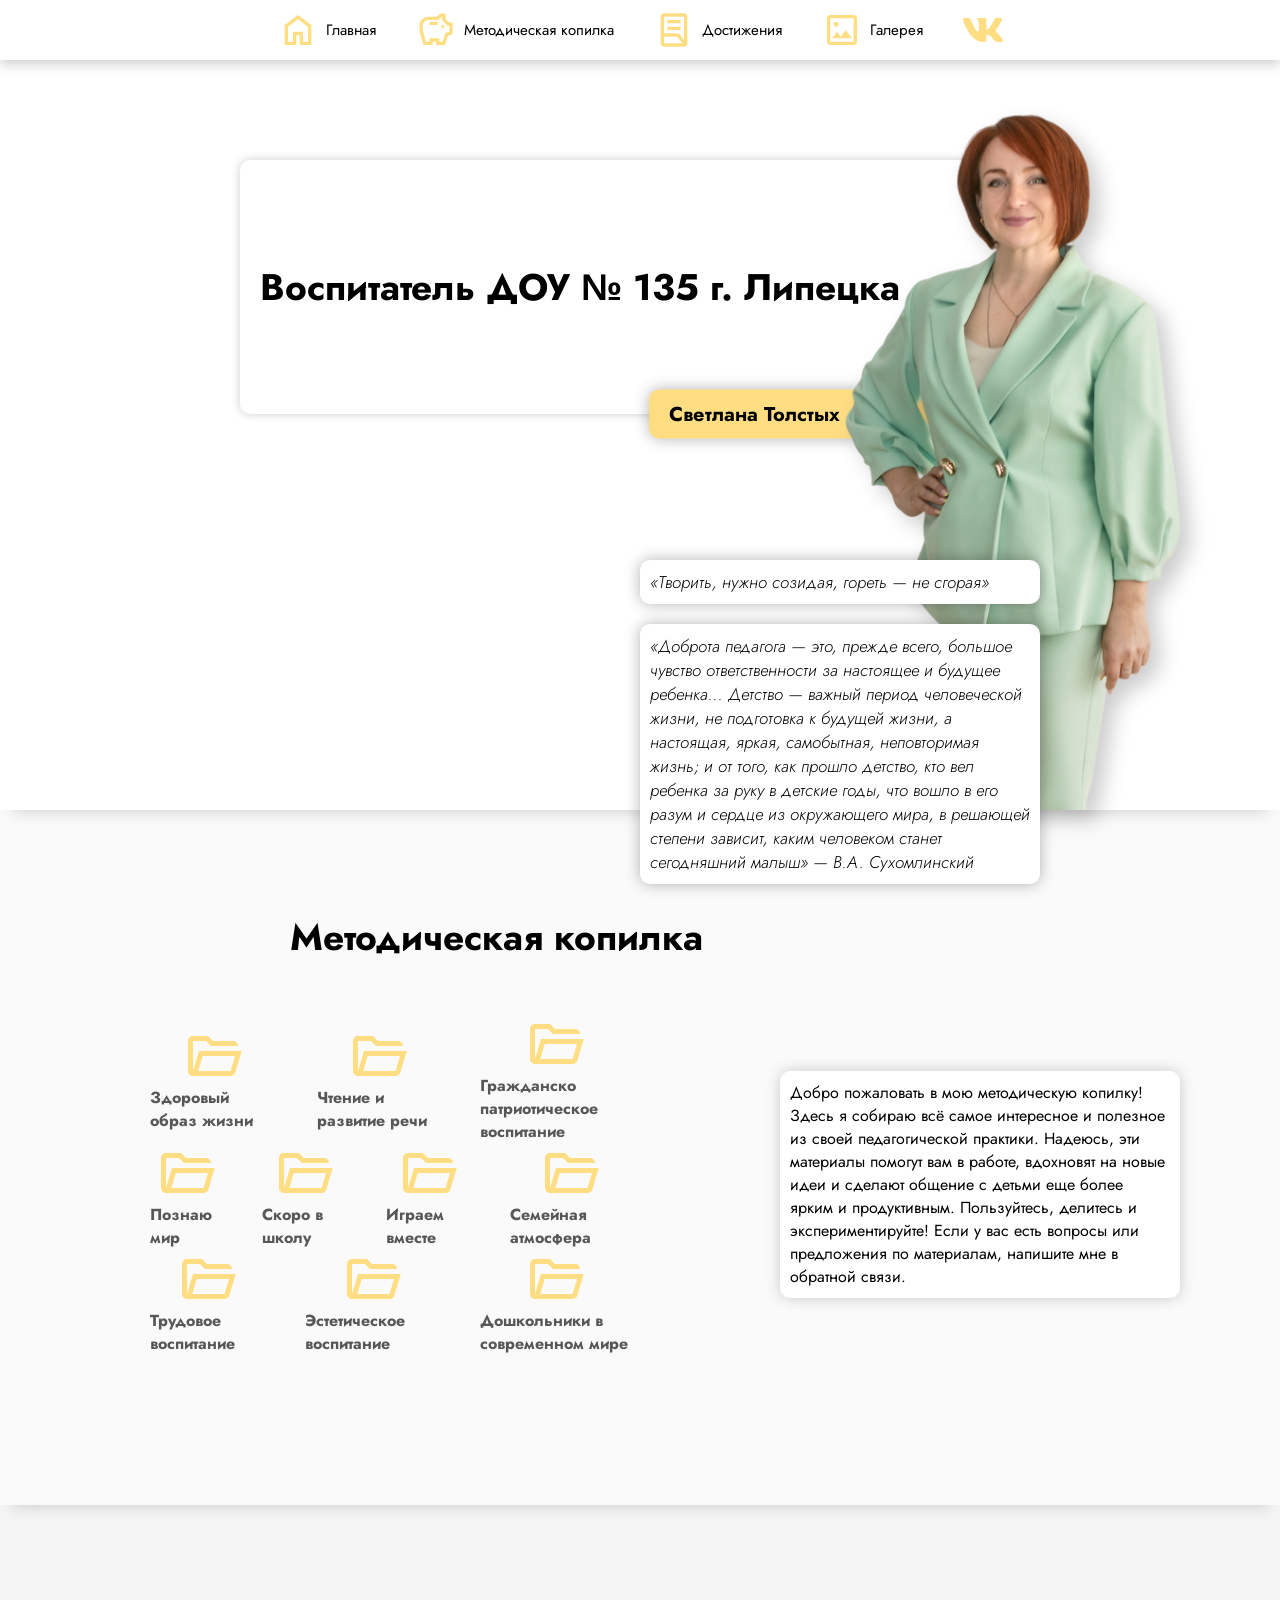
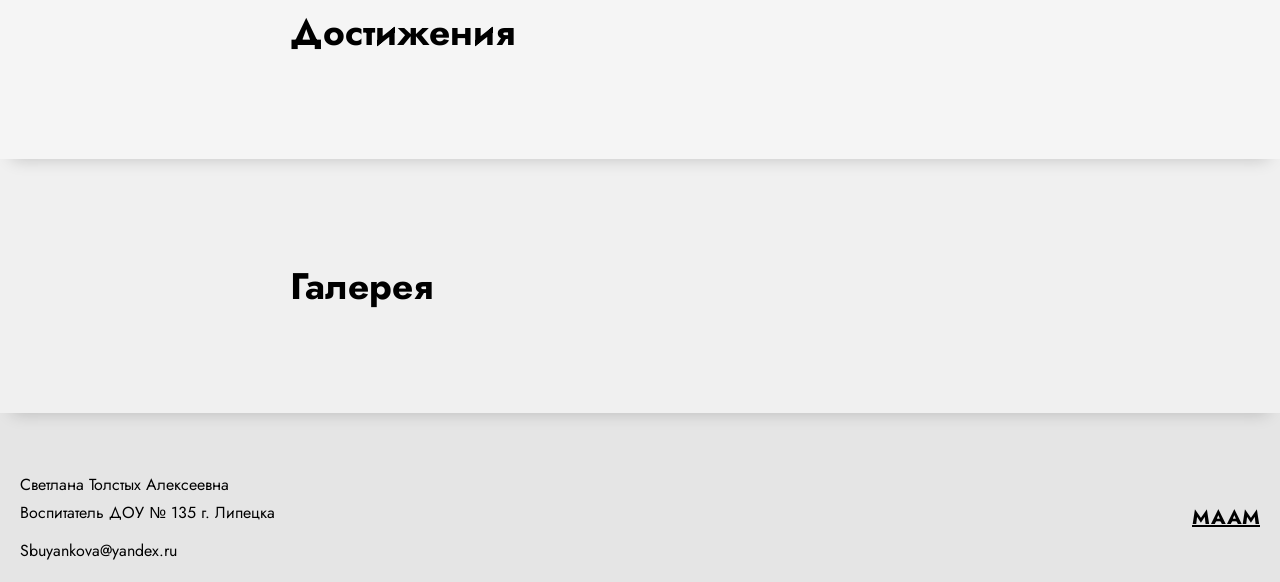
<file: templates/index.html>
<!DOCTYPE html>
<html lang="en">
<head>
    <meta charset="UTF-8">
    <meta name="viewport" content="width=device-width, initial-scale=1.0">
    <link rel="stylesheet" href="../static/styles.css">
    <title>Толстых Светлана Алексеевна</title>
</head>

<body>
    <header class="header">
        <div class="header-container">
            <nav class="header-menu">
                <a href="#" class="menu-item">
                    <img src="../static/img/main.svg" alt="main" class="icon">
                    Главная
                </a>
                <a href="#piggy" class="menu-item">
                    <img src="../static/img/piggy.svg" alt="piggy" class="icon">
                    Методическая копилка
                </a>
                <a href="#achievements" class="menu-item">
                    <img src="../static/img/achievements.svg" alt="achievements" class="icon">
                    Достижения
                </a>
                <a href="#gallery" class="menu-item">
                    <img src="../static/img/gallery.svg" alt="gallery" class="icon">
                    Галерея
                </a>
            </nav>
            <div class="header-vk">
                <a href="https://vk.ru/id139295946" target="_blank">
                    <img src="../static/img/vk.svg" alt="phone" class="icon">
                </a>
            </div>
        </div>
    </header>

    <main class="main">
        <section id="main">
            <div class="title-card">
                <h1>Воспитатель ДОУ № 135 г. Липецка</h1>

                <div class="name-card">Светлана Толстых</div>

                <img src="../static/img/photo_full.png" alt="Светлана Толстых" class="photo-full">

                <div class="quotes-block">
                    <div class="card1">
                        <p>«Творить, нужно созидая, гореть — не сгорая»</p>
                    </div>
                    
                    <div class="card2">
                        <p>
                            «Доброта педагога — это, прежде всего, большое чувство ответственности за настоящее и будущее ребенка... Детство — важный период человеческой жизни, не подготовка к будущей жизни, а настоящая, яркая, самобытная, неповторимая жизнь; и от того, как прошло детство, кто вел ребенка за руку в детские годы, что вошло в его разум и сердце из окружающего мира, в решающей степени зависит, каким человеком станет сегодняшний малыш» — В.А. Сухомлинский
                        </p>
                    </div>
                </div>
            </div>
        </section>
        
        <section id="piggy">
            <h1 class="title">Методическая копилка</h1>

            <div class="piggy-container">
                <div class="pyramid">
                    <div class="pyramid-part">
                        <a href="piggy/1.html" class="pyr-item">
                            <img src="../static/img/folder.svg" alt="folder" class="pyr-icon">
                            <p>Здоровый образ жизни</p>
                        </a>

                        <a href="piggy/2.html" class="pyr-item">
                            <img src="../static/img/folder.svg" alt="folder" class="pyr-icon">
                            <p>Чтение и развитие речи</p>
                        </a>

                        <a href="piggy/3.html" class="pyr-item">
                            <img src="../static/img/folder.svg" alt="folder" class="pyr-icon">
                            <p>Гражданско патриотическое воспитание</p>
                        </a>
                    </div>
                    
                    <div class="pyramid-part">
                        <a href="piggy/4.html" class="pyr-item">
                            <img src="../static/img/folder.svg" alt="folder" class="pyr-icon">
                            <p>Познаю мир</p>
                        </a>

                        <a href="piggy/5.html" class="pyr-item">
                            <img src="../static/img/folder.svg" alt="folder" class="pyr-icon">
                            <p>Скоро в школу</p>
                        </a>

                        <a href="piggy/6.html" class="pyr-item">
                            <img src="../static/img/folder.svg" alt="folder" class="pyr-icon">
                            <p>Играем вместе</p>
                        </a>

                        <a href="piggy/7.html" class="pyr-item">
                            <img src="../static/img/folder.svg" alt="folder" class="pyr-icon">
                            <p>Семейная атмосфера</p>
                        </a>
                    </div>

                    <div class="pyramid-part">
                        <a href="piggy/8.html" class="pyr-item">
                            <img src="../static/img/folder.svg" alt="folder" class="pyr-icon">
                            <p>Трудовое воспитание</p>
                        </a>

                        <a href="piggy/9.html" class="pyr-item">
                            <img src="../static/img/folder.svg" alt="folder" class="pyr-icon">
                            <p>Эстетическое воспитание</p>
                        </a>

                        <a href="piggy/10.html" class="pyr-item">
                            <img src="../static/img/folder.svg" alt="folder" class="pyr-icon">
                            <p>Дошкольники в современном мире</p>
                        </a>
                    </div>
                </div>

                <p class="piggy-hello">
                    Добро пожаловать в мою методическую копилку! Здесь я собираю всё самое интересное и полезное из своей педагогической практики. Надеюсь, эти материалы помогут вам в работе, вдохновят на новые идеи и сделают общение с детьми еще более ярким и продуктивным. Пользуйтесь, делитесь и экспериментируйте! Если у вас есть вопросы или предложения по материалам, напишите мне в обратной связи.
                </p>
            </div>
        </section>

        <section id="achievements">
            <h1 class="title">Достижения</h1>

            <div class="grid-achievements">

            </div>
        </section>

        <section id="gallery">
            <h1 class="title">Галерея</h1>

            <div class="grid-gallery">
                
            </div>
        </section>
    </main>

    <footer class="footer">
        <div class="info">
            <p class="name">Светлана Толстых Алексеевна</p>
            <p class="job">Воспитатель ДОУ № 135 г. Липецка</p>
            <a href="mailto:Sbuyankova@yandex.ru" target="_blank" class="email">Sbuyankova@yandex.ru</a>
        </div>

        <div class="social">
            <a href="http://www.maam.ru/users/1330917" target="_blank" class="maam">МААМ</a>
        </div>
    </footer>
</body>
</html>
</file>
<file: static/styles.css>
@font-face {
    font-family: jost;
    src: url(../static/fonts/Jost-Regular.ttf);
    font-weight: 400;
    font-display: swap;
}

@font-face {
    font-family: jost;
    src: url(../static/fonts/Jost-Bold.ttf);
    font-weight: 700;
    font-display: swap;
}

@font-face {
    font-family: jost;
    src: url(../static/fonts/Jost-Light.ttf);
    font-weight: 300;
    font-display: swap;
}

@font-face {
    font-family: jost;
    src: url(../static/fonts/Jost-LightItalic.ttf);
    font-weight: 300;
    font-style: italic;
    font-display: swap;
}

html {
    scroll-behavior: smooth;
}

* {
    margin: 0;
    padding: 0;
    box-sizing: border-box;
}

body {
    margin: 0;
    padding: 0;
    height: 100vh;
    width: 100%;
    background-color: #e5e5e5;
    color: black;
    font-family: jost, sans-serif;
    padding-top: 60px;
}

.header {
    position: fixed;
    top: 0;
    left: 0;
    width: 100%;          
    background-color: white;
    box-shadow: 0 4px 12px rgba(0, 0, 0, 0.2); 
    z-index: 99;
}

.header-container {
    max-width: 1200px;    
    margin: 0 auto;      
    padding: 0 20px;
    height: 60px;         
    display: flex;
    justify-content: center; 
    align-items: center;  
    gap: 40px;            
}

.header-menu {
    display: flex;
    gap: 40px;            
}

.menu-item, .header-vk a {
    display: flex;
    align-items: center;
    gap: 8px;
    text-decoration: none;
    color: black;
    font-size: 15px;
    font-weight: 500;
    transition: opacity 0.2s ease;
}

a {
    text-decoration: none;
    color: inherit;
}

.menu-item:hover, .header-vk a:hover {
    opacity: 0.7;         
} 

.icon {
    width: 40px;          
    height: 40px;         
    object-fit: contain;  
}

#main {
    height: 750px;

    background-color: white;

    z-index: 4;
}

section {
    box-shadow: 0 12px 16px -12px rgba(0, 0, 0, 0.2);
    padding: 100px;

    position: relative;
}

.title-card {
    max-width: 800px;

    position: relative;
    margin: 0 auto;
}

.title-card h1 {
    background-color: white;
    border-radius: 10px;
    box-shadow: 0 0 10px rgba(0, 0, 0, 0.2);

    max-width: 800px;
    width: 100%;
    padding: 100px 20px;

    font-size: 37px;
    text-align: start center;

    margin: 0 auto;
}

.name-card {
    background-color: #FFDE83;
    border-radius: 10px;
    box-shadow: 0 0 15px rgba(0, 0, 0, 0.3);

    font-weight: 700;
    font-size: 20px;

    padding: 10px 200px 10px 20px;

    position: absolute;
    right: 0;
    bottom: 0;
    transform: translateY(50%);
}

.photo-full {
    width: 350px;
    height: 700px;
    object-fit: cover;
    object-position: center top;

    position: absolute;
    right: -150px;
    top: -50px;

    filter: drop-shadow(10px 10px 10px rgba(0, 0, 0, 0.2));
}

.quotes-block {
    display: flex;
    flex-direction: column;
    gap: 20px;

    position: absolute;
    right: 0px;
    top: 400px;
}

.card1, .card2 {
    background-color: white;
    border-radius: 10px;
    box-shadow: 0 0 15px rgba(0, 0, 0, 0.3);

    font-weight: 300;
    font-style: italic;
    font-size: 17px;
    
    max-width: 400px;
    width: 100%;
    padding: 10px;
}

#piggy {
    display: flex;
    flex-direction: column;
    align-items: center;

    background-color: #fafafa;

    z-index: 3;
}

.pyr-item {
    display: flex;
    flex-direction: column;
    align-items: center;

    max-width: 150px;
}

.pyramid {
    display: flex;
    flex-direction: column;
    align-items: center;

    margin: 50px;
}

.pyramid-part {
    display: flex;
    flex-direction: row;
    gap: 40px;
    align-items: center;
}

.pyr-icon {
    width: 60px;          
    height: 60px;         
    object-fit: contain; 

    transition: opacity 0.2s ease;
}

.pyr-item p {
    font-weight: 700;
    color: rgb(87, 87, 87);
}

.pyr-item:hover {
    opacity: 0.7;
}

.title {
    max-width: 700px;
    width: 100%;

    font-size: 37px;
}

.piggy-hello {
    background-color: white;
    border-radius: 10px;
    box-shadow: 0 0 15px rgba(0, 0, 0, 0.2);

    font-weight: 500;
    align-self: center;
    
    max-width: 400px;
    width: 100%;
    padding: 10px;
}

.piggy-container {
    display: flex;
    flex-direction: row;
    gap: 100px;
    justify-content: center;

    width: 100%;
}

#achievements {
    display: flex;
    flex-direction: column;
    align-items: center;

    background-color: #f5f5f5;

    z-index: 2;
}

#gallery {
    display: flex;
    flex-direction: column;
    align-items: center;

    background-color: #f0f0f0;

    z-index: 1;
}

.footer {
    display: flex;
    flex-direction: row;
    justify-content: space-between;
    align-items: center;

    max-width: 1500px;
    width: 100%;
    margin: 40px auto;
    padding: 20px;
}

.info {
    display: flex;
    flex-direction: column;
    gap: 5px;
}

.email {
    margin-top: 10px;
}

.social {
    display: flex;
    flex-direction: row;
    gap: 30px;

    font-size: 20px;
    font-weight: 700;
    text-decoration: underline;
}

.social-icon {
    width: 70px;          
    height: 70px;         
    object-fit: contain;  
}

.maam, .infourok {
    display: flex;
    flex-direction: column;
    align-items: center;
}

.grid {
    display: grid;
    grid-template-columns: repeat(auto-fit, minmax(200px, 200px));
    gap: 15px;
    padding: 15px;
    justify-content: center;

    width: 100%;
    margin-top: 20px;
}

.grid-img {
  width: 100%;
  object-fit: cover;
  border-radius: 8px;
  cursor: pointer;
  transition: transform 0.2s ease, box-shadow 0.2s ease;
}

.grid-img:hover {
    transform: scale(1.02);
    box-shadow: 0 8px 20px rgba(0,0,0,0.15);
}

.lightbox {
    position: fixed;
    top: 0;
    left: 0;
    width: 100%;
    height: 100%;
    background-color: rgba(0, 0, 0, 0.85);
    justify-content: center;
    align-items: center;
    opacity: 0;
    transition: opacity 0.3s ease;
    display: flex;
    pointer-events: none; 
    z-index: 100;
}

.lightbox.active {
    opacity: 1;
    pointer-events: auto; 
}

.lightbox img {
    max-width: 90%;
    max-height: 90%;
    object-fit: contain;
    border-radius: 4px;
    box-shadow: 0 10px 30px rgba(0,0,0,0.5);
}

.close-btn {
    position: absolute;
    top: 30px;
    right: 35px;
    color: #fff;
    font-size: 60px;
    font-weight: bold;
    cursor: pointer;
    user-select: none;
}

.close-btn:hover {
    color: #bbb;
}

@media (max-width: 1200px) {
    section {
        padding: 60px 20px;
    }
    
    .photo-full {
        right: -20px;
        width: 300px;
        height: 600px;
    }
    
    .quotes-block {
        top: 450px;
    }
    
    .piggy-container {
        gap: 40px;
    }
}

@media (max-width: 992px) {
    #main {
        height: auto;
        min-height: auto;
    }

    .title-card {
        display: flex;
        flex-direction: column;
        align-items: center;
        gap: 20px;
    }

    .title-card h1 {
        padding: 40px 20px;
        font-size: 28px;
        text-align: center;
    }

    .photo-full {
        display: none;
    }

    .name-card {
        position: static;
        transform: none;
        padding: 10px 20px;
        text-align: center;
        width: 100%;
    }

    .quotes-block {
        position: static;
        width: 100%;
        top: auto;
        right: auto;
    }

    .card1, .card2 {
        max-width: 100%;
    }

    .piggy-container {
        flex-direction: column;
        align-items: center;
        gap: 30px;
    }

    .piggy-hello {
        max-width: 100%;
    }
}

@media (max-width: 600px) {
    body {
        padding-top: 50px;
    }

    .header-container {
        height: 50px;
        gap: 15px;
        padding: 0 10px;
    }

    .header-menu {
        gap: 15px;
    }

    .menu-item p {
        display: none;
    }


    .title-card h1 {
        font-size: 22px;
    }

    .title {
        font-size: 26px;
        text-align: center;
    }

    .pyramid-part {
        gap: 15px;
    }

    .pyr-item {
        max-width: 90px;
    }

    .pyr-item p {
        font-size: 11px;
    }

    .pyr-icon {
        width: 45px;
        height: 45px;
    }

    .footer {
        flex-direction: column;
        gap: 30px;
        text-align: center;
        margin: 20px auto;
    }

    .social {
        gap: 20px;
    }
}
</file>
